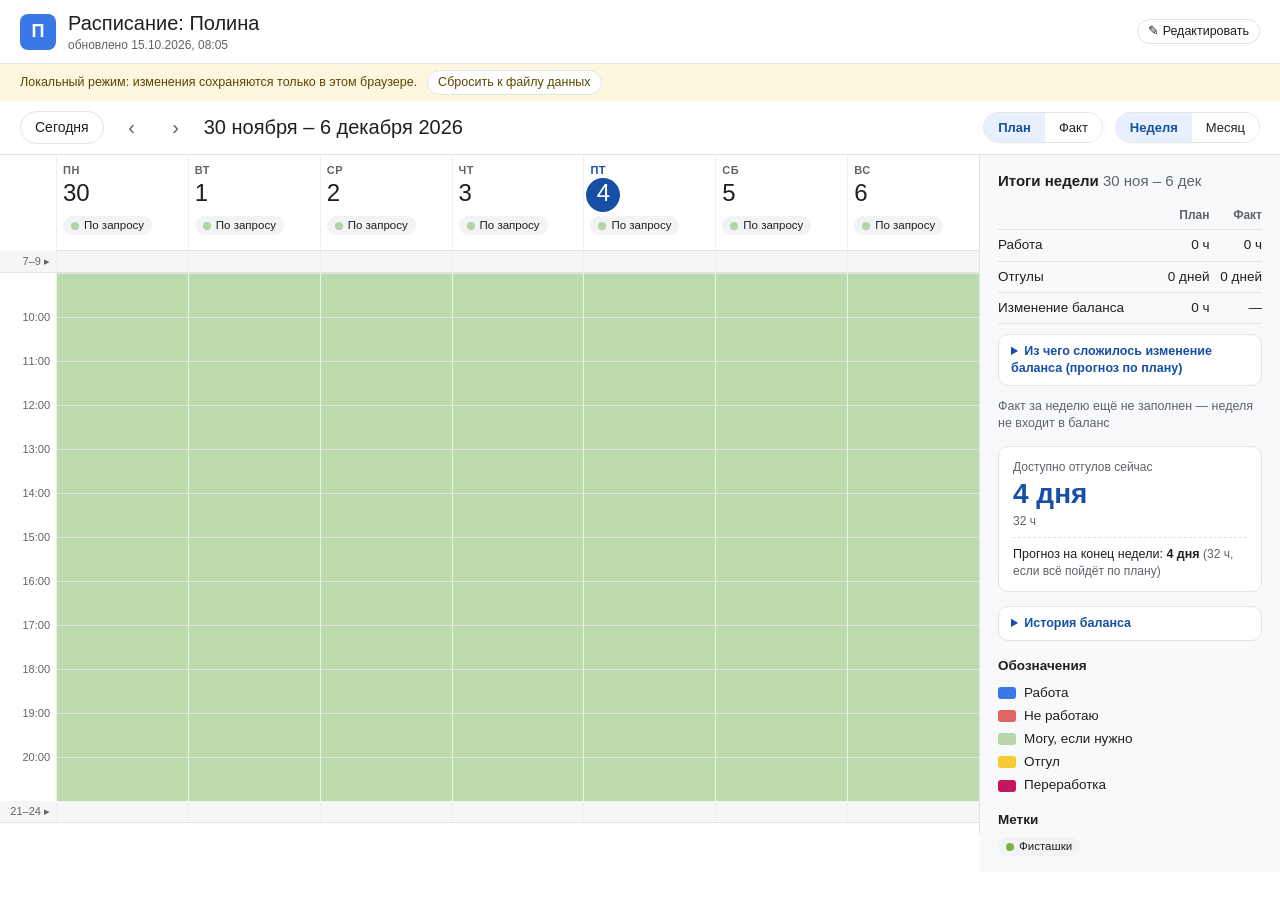
<file: index.html>
<!doctype html>
<html lang="ru">
<head>
<meta charset="utf-8">
<meta name="viewport" content="width=device-width,initial-scale=1">
<title>Расписание</title>
<link rel="stylesheet" href="styles.css">
</head>
<body>
<header class="top" id="header"></header>
<div class="banner" id="banner" hidden></div>
<header class="top" id="toolbar"></header>
<main id="main">
  <section class="cal" id="cal"><div class="loading">Загрузка расписания…</div></section>
  <aside class="panel" id="panel"></aside>
</main>
<div class="pop" id="pop" hidden></div>

<dialog id="login">
  <form method="dialog" id="loginForm">
    <h2>Вход для редактирования</h2>
    <p>Редактировать расписание может только владелец. Введите личный токен GitHub с правом записи в этот репозиторий — он сохранится только в этом браузере.</p>
    <p>Как создать токен — в README репозитория.</p>
    <input type="password" id="tokenInput" placeholder="github_pat_…" autocomplete="off" required>
    <div class="msg-err" id="loginErr"></div>
    <div class="row-end">
      <button type="button" class="btn" id="loginCancel">Отмена</button>
      <button type="submit" class="btn primary" id="loginOk">Войти</button>
    </div>
  </form>
</dialog>

<script src="calc.js"></script>
<script src="storage.js"></script>
<script src="app.js"></script>
</body>
</html>
</file>
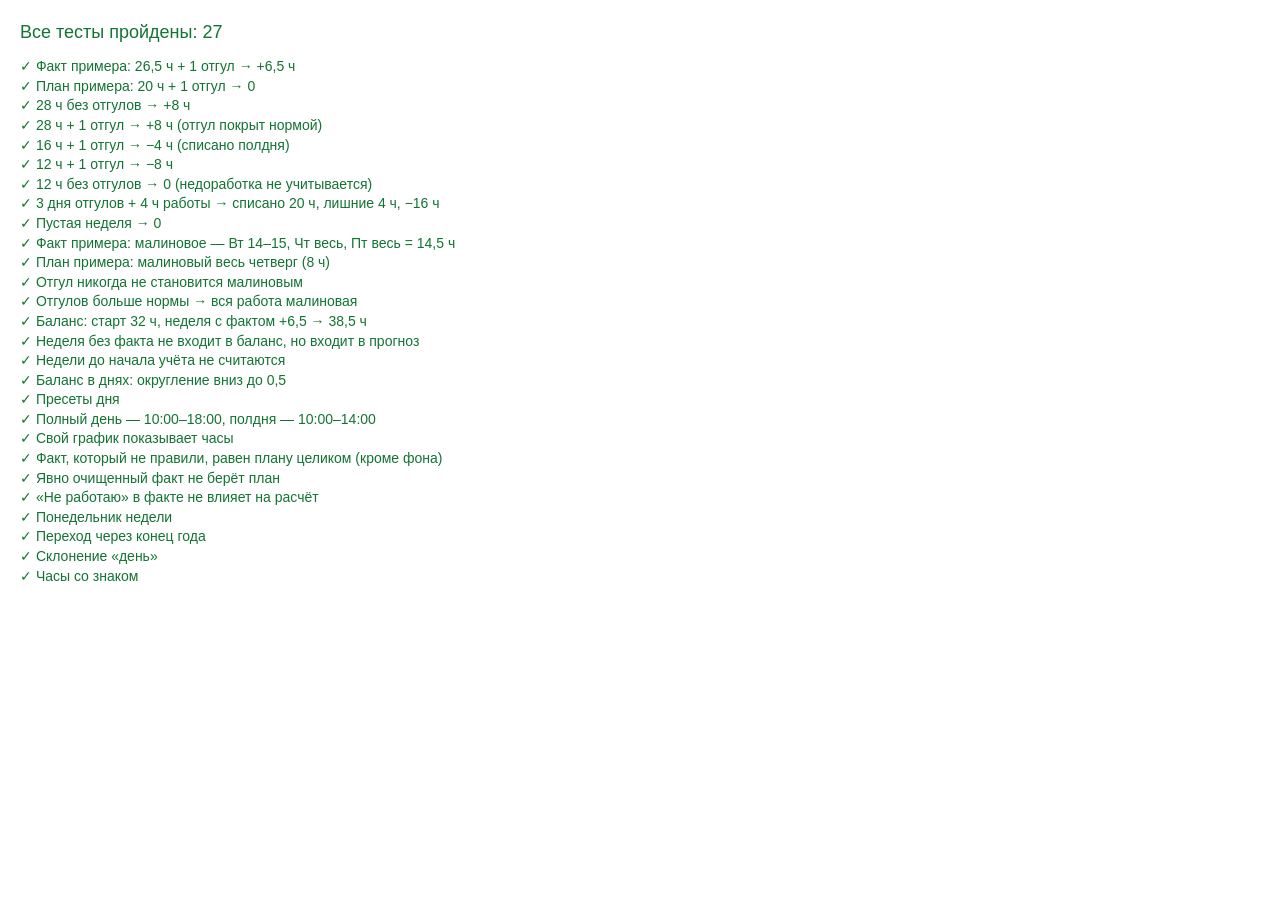
<file: tests.html>
<!doctype html>
<html lang="ru">
<head>
<meta charset="utf-8">
<title>Тесты расчётов</title>
<style>
  body { font: 14px/1.4 "Segoe UI", Roboto, Arial, sans-serif; margin: 20px; color: #1f1f1f; background: #fff; }
  .ok { color: #137333; } .fail { color: #c5221f; font-weight: 600; }
  pre { margin: 2px 0 8px 20px; color: #5f6368; }
  #summary { font-size: 18px; margin-bottom: 12px; }
</style>
</head>
<body>
<div id="summary"></div>
<div id="out"></div>
<script src="calc.js"></script>
<script>
const C = window.Calc;
const results = [];
function test(name, fn) {
  try { fn(); results.push({ name, ok: true }); }
  catch (e) { results.push({ name, ok: false, msg: e.message }); }
}
function eq(actual, expected, what = '') {
  const a = JSON.stringify(actual), b = JSON.stringify(expected);
  if (a !== b) throw new Error(`${what} ожидалось ${b}, получено ${a}`);
}

// Неделя 12–18.10.2026. days: { 'ПН': { plan: [[10,18,'W']], fact: [...] }, ... }
const WD = { ПН: 0, ВТ: 1, СР: 2, ЧТ: 3, ПТ: 4, СБ: 5, ВС: 6 };
const MON = '2026-10-12';
function slots(ranges) {
  return ranges.reduce((s, [f, t, ch]) => C.setRange(s, C.slotOf(f), C.slotOf(t), ch), C.EMPTY);
}
function data(week = {}, extra = {}) {
  const d = {
    settings: { normHours: 20, dayHours: 8, start: MON, startBalanceHours: 32 },
    labels: [], days: {}, weeks: {}, ...extra,
  };
  for (const [wd, v] of Object.entries(week)) {
    d.days[C.addDays(MON, WD[wd])] = { plan: v.plan ? slots(v.plan) : undefined, fact: v.fact ? slots(v.fact) : undefined };
  }
  return d;
}
const work = (...hrs) => ({ fact: hrs });

// Пример из макета: факт 26,5 ч работы + отгул в среду
const EXAMPLE = data({
  ПН: { plan: [[10, 18, 'W']], fact: [[10, 18, 'W']] },
  ВТ: { plan: [[10, 14, 'W']], fact: [[10, 15, 'W']] },
  СР: { plan: [[10, 18, 'C']], fact: [[10, 18, 'C']] },
  ЧТ: { plan: [[10, 18, 'W'], [21, 23, 'X']], fact: [[10, 19.5, 'W']] },
  ПТ: { plan: [[18, 21, 'X']], fact: [[12, 16, 'W']] },
  СБ: { plan: [[7, 24, 'X']] },
  ВС: { plan: [[7, 24, 'X']] },
});

// ---------- Формула баланса (таблицы из обсуждения) ----------

test('Факт примера: 26,5 ч + 1 отгул → +6,5 ч', () => {
  const t = C.weekTotals(EXAMPLE, MON, 'fact');
  eq([t.W, t.C, t.inNorm, t.over, t.delta], [26.5, 8, 34.5, 14.5, 6.5]);
});
test('План примера: 20 ч + 1 отгул → 0', () => {
  const t = C.weekTotals(EXAMPLE, MON, 'plan');
  eq([t.W, t.C, t.over, t.delta], [20, 8, 8, 0]);
});
test('28 ч без отгулов → +8 ч', () => {
  eq(C.weekTotals(data({ ПН: work([9, 23, 'W']), ВТ: work([9, 23, 'W']) }), MON, 'fact').delta, 8);
});
test('28 ч + 1 отгул → +8 ч (отгул покрыт нормой)', () => {
  const d = data({ ПН: work([9, 23, 'W']), ВТ: work([9, 23, 'W']), СР: work([10, 18, 'C']) });
  eq(C.weekTotals(d, MON, 'fact').delta, 8);
});
test('16 ч + 1 отгул → −4 ч (списано полдня)', () => {
  const d = data({ ПН: work([10, 18, 'W']), ВТ: work([10, 18, 'W']), СР: work([10, 18, 'C']) });
  eq(C.weekTotals(d, MON, 'fact').delta, -4);
});
test('12 ч + 1 отгул → −8 ч', () => {
  const d = data({ ПН: work([10, 18, 'W']), ВТ: work([10, 14, 'W']), СР: work([10, 18, 'C']) });
  eq(C.weekTotals(d, MON, 'fact').delta, -8);
});
test('12 ч без отгулов → 0 (недоработка не учитывается)', () => {
  const d = data({ ПН: work([10, 18, 'W']), ВТ: work([10, 14, 'W']) });
  eq(C.weekTotals(d, MON, 'fact').delta, 0);
});
test('3 дня отгулов + 4 ч работы → списано 20 ч, лишние 4 ч, −16 ч', () => {
  const d = data({ ПН: work([10, 18, 'C']), ВТ: work([10, 18, 'C']), СР: work([10, 18, 'C']), ЧТ: work([10, 14, 'W']) });
  const t = C.weekTotals(d, MON, 'fact');
  eq([t.Cn, t.excessC, t.over, t.delta], [20, 4, 4, -16]);
});
test('Пустая неделя → 0', () => {
  eq(C.weekTotals(data(), MON, 'plan').delta, 0);
});

// ---------- Малиновая подсветка ----------

test('Факт примера: малиновое — Вт 14–15, Чт весь, Пт весь = 14,5 ч', () => {
  const runs = C.overtimeRuns(C.weekView(EXAMPLE, MON, 'fact'));
  eq(runs.map(r => [r.date.slice(8), C.timeOf(r.from), C.timeOf(r.to)]),
    [['13', '14:00', '15:00'], ['15', '10:00', '19:30'], ['16', '12:00', '16:00']]);
  eq(runs.reduce((s, r) => s + r.hours, 0), C.weekTotals(EXAMPLE, MON, 'fact').over);
});
test('План примера: малиновый весь четверг (8 ч)', () => {
  const runs = C.overtimeRuns(C.weekView(EXAMPLE, MON, 'plan'));
  eq(runs.map(r => [r.date.slice(8), C.timeOf(r.from), C.timeOf(r.to)]), [['15', '10:00', '18:00']]);
});
test('Отгул никогда не становится малиновым', () => {
  const d = data({ ПН: work([9, 21, 'W']), ВТ: work([9, 21, 'W']), СР: work([10, 18, 'C']) });
  const v = C.weekView(d, MON, 'fact');
  eq(C.count(v['2026-10-14'], 'C'), 16);
});
test('Отгулов больше нормы → вся работа малиновая', () => {
  const d = data({ ПН: work([10, 18, 'C']), ВТ: work([10, 18, 'C']), СР: work([10, 18, 'C']), ЧТ: work([10, 14, 'W']) });
  eq(C.overtimeRuns(C.weekView(d, MON, 'fact')).reduce((s, r) => s + r.hours, 0), 4);
});

// ---------- Баланс по неделям ----------

test('Баланс: старт 32 ч, неделя с фактом +6,5 → 38,5 ч', () => {
  const d = JSON.parse(JSON.stringify(EXAMPLE));
  d.weeks[MON] = { factDone: true };
  const b = C.balance(d, MON);
  eq([b.actual, b.forecast], [38.5, 38.5]);
});
test('Неделя без факта не входит в баланс, но входит в прогноз', () => {
  const d = JSON.parse(JSON.stringify(EXAMPLE));
  d.weeks[MON] = { factDone: true };
  d.days['2026-10-19'] = { plan: slots([[10, 18, 'C']]) }; // план: отгул, работы нет
  const b = C.balance(d, '2026-10-21');
  eq([b.actual, b.forecast], [38.5, 30.5]);
  eq(b.history.map(h => [h.monday, h.done, h.delta, h.after]),
    [[MON, true, 6.5, 38.5], ['2026-10-19', false, -8, 30.5]]);
});
test('Недели до начала учёта не считаются', () => {
  const d = data();
  d.days['2026-10-05'] = { fact: slots([[9, 23, 'W'], [7, 9, 'W']]) };
  d.weeks['2026-10-05'] = { factDone: true };
  eq(C.balance(d, MON).actual, 32);
});
test('Баланс в днях: округление вниз до 0,5', () => {
  eq([32, 37, 38.5, 39.9, 40, 3.9, 0, -1, -4].map(h => C.balanceDays(h)), [4, 4.5, 4.5, 4.5, 5, 0, 0, -0.5, -0.5]);
});

// ---------- Пресеты и статусы дней ----------

test('Пресеты дня', () => {
  const st = (k, l = 'plan') => C.dayStatus(C.applyPreset(k), l).text;
  eq([st('full'), st('half'), st('halfComp'), st('comp'), st('off'), st('clear'), st('off', 'fact'), st('clear', 'fact')],
    ['Полный день', 'Полдня', 'Полдня отгул', 'Отгул', 'Выходной', 'По запросу', 'Выходной', 'Без работы']);
});
test('Полный день — 10:00–18:00, полдня — 10:00–14:00', () => {
  eq(C.runs(C.applyPreset('full')), [{ ch: 'W', from: C.slotOf(10), to: C.slotOf(18) }]);
  eq(C.runs(C.applyPreset('halfComp')),
    [{ ch: 'W', from: C.slotOf(10), to: C.slotOf(14) }, { ch: 'C', from: C.slotOf(14), to: C.slotOf(18) }]);
});
test('Свой график показывает часы', () => {
  eq(C.dayStatus(slots([[10, 19.5, 'W']]), 'fact').text, 'Свой график · 9,5 ч');
  eq(C.dayStatus(slots([[10, 12, 'W'], [12, 18, 'C']]), 'plan').text, 'Свой график · 2 ч + отгул 6 ч');
});
test('Факт, который не правили, равен плану целиком (кроме фона)', () => {
  const d = data({ ПН: { plan: [[10, 18, 'W'], [18, 21, 'X']] } });
  const day = C.getDay(d, MON);
  eq([day.fact, day.ownFact], [slots([[10, 18, 'W'], [18, 21, 'X']]), false]);
  eq(C.weekTotals(d, MON, 'fact').W, 8);
});
test('Явно очищенный факт не берёт план', () => {
  const d = data({ ПН: { plan: [[10, 18, 'W']] } });
  d.days[MON].fact = C.EMPTY;
  eq([C.getDay(d, MON).fact, C.weekTotals(d, MON, 'fact').W], [C.EMPTY, 0]);
});
test('«Не работаю» в факте не влияет на расчёт', () => {
  const d = data({ ПН: { fact: [[10, 18, 'W'], [18, 24, 'X']] } });
  eq(C.weekTotals(d, MON, 'fact').W, 8);
});

// ---------- Даты и форматирование ----------

test('Понедельник недели', () => {
  eq([C.mondayOf('2026-10-11'), C.mondayOf('2026-10-12'), C.mondayOf('2026-10-18'), C.mondayOf('2026-11-01')],
    ['2026-10-05', '2026-10-12', '2026-10-12', '2026-10-26']);
});
test('Переход через конец года', () => {
  eq(C.weekDates(C.mondayOf('2027-01-01')), ['2026-12-28', '2026-12-29', '2026-12-30', '2026-12-31', '2027-01-01', '2027-01-02', '2027-01-03']);
});
test('Склонение «день»', () => {
  eq([0, 1, 2, 4, 4.5, 5, 11, 21, 22, 0.5].map(C.fmtDays),
    ['0 дней', '1 день', '2 дня', '4 дня', '4,5 дня', '5 дней', '11 дней', '21 день', '22 дня', '0,5 дня']);
});
test('Часы со знаком', () => {
  eq([C.fmtSigned(6.5), C.fmtSigned(-8), C.fmtSigned(0), C.fmtHours(-0.5)], ['+6,5 ч', '−8 ч', '0 ч', '−0,5 ч']);
});

// ---------- Вывод ----------
const failed = results.filter(r => !r.ok).length;
document.getElementById('summary').innerHTML = failed
  ? `<span class="fail">Провалено: ${failed} из ${results.length}</span>`
  : `<span class="ok">Все тесты пройдены: ${results.length}</span>`;
document.getElementById('out').innerHTML = results.map(r =>
  `<div class="${r.ok ? 'ok' : 'fail'}">${r.ok ? '✓' : '✗'} ${r.name}</div>${r.ok ? '' : `<pre>${r.msg}</pre>`}`).join('');
window.TEST_RESULTS = { total: results.length, failed, failures: results.filter(r => !r.ok) };
</script>
</body>
</html>
</file>
<file: styles.css>
:root {
  --bg: #fff;
  --text: #1f1f1f;
  --muted: #5f6368;
  --line: #e3e3e3;
  --line2: #efefef;
  --panel: #f8f9fb;
  --accent: #174ea6;
  --accent-bg: #e8f0fe;

  --work: #3b78e7;
  --off: #e06666;
  --maybe: rgba(85, 166, 52, .4);
  --comp: #f7c933;
  --over: #c2185b;
  --none: #f9fafb;

  --row: 22px;
  color-scheme: light;
}

* { box-sizing: border-box; }
html, body { margin: 0; }
body { background: var(--bg); color: var(--text); font: 14px/1.35 "Segoe UI", Roboto, Arial, sans-serif; }
button { font: inherit; color: inherit; cursor: pointer; }
[hidden] { display: none !important; }

/* ---------- Шапка ---------- */
.top { display: flex; align-items: center; gap: 12px; padding: 10px 20px; border-bottom: 1px solid var(--line); flex-wrap: wrap; }
.logo { width: 36px; height: 36px; border-radius: 8px; background: var(--work); color: #fff; display: grid; place-items: center; font-weight: 700; font-size: 18px; flex: none; }
h1 { font-size: 20px; font-weight: 500; margin: 0; }
.updated { color: var(--muted); font-size: 12px; }
.spacer { flex: 1; }
.btn { border: 1px solid var(--line); background: #fff; border-radius: 18px; padding: 6px 14px; }
.btn:hover { background: #f1f3f4; }
.btn.primary { background: var(--accent); border-color: var(--accent); color: #fff; }
.btn.small { padding: 3px 10px; font-size: 12.5px; }
.linkbtn { border: 0; background: none; color: var(--muted); font-size: 12.5px; padding: 4px 6px; border-radius: 6px; }
.linkbtn:hover { background: #f1f3f4; }
.nav { border: 0; background: none; width: 32px; height: 32px; border-radius: 50%; font-size: 20px; color: var(--muted); }
.nav:hover { background: #f1f3f4; }
.range { font-size: 20px; }
.seg { display: inline-flex; border: 1px solid var(--line); border-radius: 18px; overflow: hidden; font-size: 13px; }
.seg button { border: 0; background: #fff; padding: 6px 14px; }
.seg button.on { background: var(--accent-bg); color: var(--accent); font-weight: 600; }
.pill { font-size: 12px; padding: 4px 10px; border-radius: 12px; background: #e6f4ea; color: #137333; white-space: nowrap; }
.pill.warn { background: #fef7e0; color: #8a5a00; }
.pill.err { background: #fce8e6; color: #c5221f; }
.banner { background: #fef7e0; color: #5f4300; padding: 6px 20px; font-size: 12.5px; display: flex; gap: 10px; align-items: center; flex-wrap: wrap; }

/* ---------- Раскладка ---------- */
main { display: grid; grid-template-columns: 1fr 300px; align-items: start; }
.cal { border-right: 1px solid var(--line); padding-bottom: 12px; min-width: 0; }
.panel { background: var(--panel); padding: 16px 18px; font-size: 13.5px; min-height: 100%; }
.loading { padding: 40px 20px; color: var(--muted); }

/* ---------- Неделя ---------- */
.grid { display: grid; grid-template-columns: 56px repeat(var(--cols), minmax(0, 1fr)); }
.dh { padding: 8px 6px 6px; border-bottom: 1px solid var(--line); border-left: 1px solid var(--line2); min-height: 96px; min-width: 0; }
.dh.editable { cursor: pointer; }
.dh.editable:hover { background: #f6f8fc; }
.dh .wd { font-size: 11px; color: var(--muted); font-weight: 600; letter-spacing: .5px; }
.dh .dn { font-size: 24px; line-height: 1.1; display: inline-block; min-width: 34px; height: 34px; padding: 2px 4px; border-radius: 17px; margin-left: -4px; }
.dh.today .wd { color: var(--accent); }
.dh.today .dn { background: var(--accent); color: #fff; text-align: center; }
.chips { display: flex; flex-wrap: wrap; gap: 4px; margin-top: 4px; }
.chip { display: inline-flex; align-items: center; gap: 5px; font-size: 11.5px; border-radius: 10px; padding: 2px 8px; background: #f1f3f4; max-width: 100%; overflow: hidden; white-space: nowrap; text-overflow: ellipsis; border: 0; }
.chip i { width: 8px; height: 8px; border-radius: 50%; display: inline-block; flex: none; }
.note { font-size: 11.5px; color: var(--muted); margin-top: 5px; font-style: italic; overflow-wrap: anywhere; }

.fold { height: 22px; background: #f6f6f6; border-bottom: 1px solid var(--line); border-left: 1px solid var(--line2); display: flex; align-items: center; justify-content: center; }
.fold.g { justify-content: flex-end; padding-right: 6px; font-size: 11px; color: var(--muted); border-left: 0; cursor: pointer; user-select: none; }
.fold.g:hover { color: var(--text); }
.fold .dot { width: 7px; height: 7px; border-radius: 50%; background: var(--muted); }

.gut { position: relative; }
.gut span { position: absolute; right: 6px; font-size: 11px; color: var(--muted); transform: translateY(-7px); }
.col { position: relative; border-left: 1px solid var(--line2); touch-action: auto;
  background-image: linear-gradient(to bottom, var(--line) 1px, transparent 1px);
  background-size: 100% calc(var(--row) * 2); }
.col.plan { background-color: var(--maybe); }
.col.fact { background-color: var(--none); }
.editing .col { cursor: crosshair; touch-action: none; user-select: none; }
.blk { position: absolute; left: 9px; right: 4px; border-radius: 5px; padding: 2px 6px; font-size: 11.5px; overflow: hidden; color: #fff; line-height: 1.25; pointer-events: none; }
.blk b { font-weight: 600; }
.blk.dark { color: #3c4043; }
.mk { position: absolute; left: 2px; width: 5px; border-radius: 3px; pointer-events: none; }
.sel { position: absolute; left: 2px; right: 2px; border: 2px solid var(--accent); background: rgba(23, 78, 166, .15); border-radius: 5px; pointer-events: none; z-index: 3; }

/* ---------- Месяц ---------- */
.month { display: grid; grid-template-columns: repeat(7, minmax(0, 1fr)) 92px; }
.month .mh { padding: 8px 6px; font-size: 11px; color: var(--muted); font-weight: 600; border-bottom: 1px solid var(--line); }
.mc { min-height: 96px; border-bottom: 1px solid var(--line); border-left: 1px solid var(--line2); padding: 6px; cursor: pointer; min-width: 0; text-align: left; background: #fff; border-top: 0; border-right: 0; }
.mc:hover { background: #f6f8fc; }
.mc.other { background: #fafafa; }
.mc.other .md { color: #9aa0a6; }
.mc .md { font-size: 13px; font-weight: 600; display: inline-block; min-width: 24px; height: 24px; line-height: 24px; text-align: center; border-radius: 12px; }
.mc.today .md { background: var(--accent); color: #fff; }
.mc .note { font-size: 11px; white-space: nowrap; overflow: hidden; text-overflow: ellipsis; }
.mw { border-bottom: 1px solid var(--line); border-left: 1px solid var(--line); padding: 8px 6px; font-size: 12px; text-align: right; background: var(--panel); }
.mw b { display: block; font-size: 13px; }
.mw .sub { color: var(--muted); }

/* ---------- Панель ---------- */
.panel h2 { font-size: 15px; font-weight: 600; margin: 0 0 10px; }
.panel h3 { font-size: 13.5px; font-weight: 600; margin: 16px 0 8px; }
table { border-collapse: collapse; width: 100%; }
td, th { padding: 6px 0; text-align: right; border-bottom: 1px solid var(--line); }
th { font-weight: 600; color: var(--muted); font-size: 12px; }
td:first-child, th:first-child { text-align: left; }
.done { margin: 12px 0; display: flex; align-items: center; gap: 8px; font-weight: 600; }
.done.yes { color: #137333; }
.done.no { color: var(--muted); font-weight: 400; font-size: 12.5px; }
.done input { width: 18px; height: 18px; accent-color: #137333; }
.bal { background: #fff; border: 1px solid var(--line); border-radius: 10px; padding: 12px 14px; margin: 14px 0; }
.bal .big { font-size: 28px; font-weight: 600; color: var(--accent); }
.bal .sub { font-size: 12px; color: var(--muted); }
.bal .next { margin-top: 8px; padding-top: 8px; border-top: 1px dashed var(--line); font-size: 12.5px; }
.why { background: #fff; border: 1px solid var(--line); border-radius: 10px; padding: 8px 12px; margin-top: 10px; font-size: 12.5px; }
.why summary { cursor: pointer; color: var(--accent); font-weight: 600; }
.why[open] summary { margin-bottom: 6px; }
.br { display: flex; justify-content: space-between; gap: 8px; padding: 2px 0; color: var(--muted); }
.br.sum { color: var(--text); border-top: 1px dashed var(--line); padding-top: 4px; }
.br.total { color: var(--text); font-weight: 700; border-top: 1px solid var(--text); padding-top: 4px; margin-top: 2px; }
.br small { font-weight: 400; color: var(--muted); }
.where { margin-top: 8px; padding-top: 6px; border-top: 1px dashed var(--line); color: var(--over); }
.warnbox { margin-top: 10px; padding: 8px 10px; border-radius: 8px; background: #fef7e0; color: #5f4300; font-size: 12.5px; }
.hist { font-size: 12.5px; }
.hist .br { color: var(--text); }
.hist .fc { color: var(--muted); font-style: italic; }
.legend div { display: flex; align-items: center; gap: 8px; margin: 5px 0; }
.sw { display: inline-block; width: 18px; height: 12px; border-radius: 3px; flex: none; }
.lbl-row { display: flex; align-items: center; justify-content: space-between; gap: 6px; }

/* ---------- Всплывающее меню ---------- */
.pop { position: fixed; z-index: 20; background: #fff; border-radius: 10px; box-shadow: 0 6px 24px rgba(0, 0, 0, .2); padding: 12px; width: 290px; max-width: calc(100vw - 16px); max-height: calc(100vh - 16px); overflow: auto; font-size: 13px; }
.pop-title { font-weight: 600; margin-bottom: 8px; }
.pop-sub { color: var(--muted); font-size: 12px; margin: 10px 0 6px; }
.opts { display: grid; grid-template-columns: 1fr 1fr; gap: 6px; }
.opt { display: flex; align-items: center; gap: 8px; border: 1px solid var(--line); background: #fff; border-radius: 8px; padding: 7px 8px; text-align: left; }
.opt:hover { background: #f1f3f4; }
.opt.wide { grid-column: 1 / -1; }
.pop textarea { width: 100%; min-height: 56px; font: inherit; padding: 6px; border: 1px solid var(--line); border-radius: 6px; resize: vertical; }
.pop input[type=text] { width: 100%; font: inherit; padding: 6px; border: 1px solid var(--line); border-radius: 6px; }
.colors { display: flex; gap: 6px; flex-wrap: wrap; margin: 6px 0; }
.colors button { width: 22px; height: 22px; border-radius: 50%; border: 2px solid #fff; box-shadow: 0 0 0 1px var(--line); }
.colors button.on { box-shadow: 0 0 0 2px var(--text); }
.chip.pick { cursor: pointer; }
.chip.pick.on { background: var(--accent-bg); color: var(--accent); font-weight: 600; }
.row-end { display: flex; justify-content: flex-end; gap: 6px; margin-top: 8px; }
.x { border: 0; background: none; color: var(--muted); padding: 0 4px; font-size: 14px; line-height: 1; }
.x:hover { color: #c5221f; }

/* ---------- Окно входа ---------- */
dialog { border: 0; border-radius: 12px; box-shadow: 0 10px 40px rgba(0, 0, 0, .25); max-width: 440px; width: calc(100vw - 32px); padding: 20px; }
dialog::backdrop { background: rgba(0, 0, 0, .3); }
dialog h2 { margin: 0 0 8px; font-size: 18px; font-weight: 600; }
dialog p { margin: 6px 0; color: var(--muted); font-size: 13px; }
dialog input { width: 100%; font: inherit; padding: 8px; border: 1px solid var(--line); border-radius: 6px; margin-top: 8px; }
.msg-err { color: #c5221f; font-size: 13px; min-height: 18px; margin-top: 6px; }

.mc .dots { display: none; }
.dots i { width: 8px; height: 8px; border-radius: 50%; display: inline-block; }

/* ---------- Телефон ---------- */
@media (max-width: 760px) {
  .top { padding: 8px 12px; gap: 8px; }
  h1 { font-size: 17px; }
  .range { font-size: 16px; flex-basis: 100%; order: 10; }
  main { grid-template-columns: 1fr; }
  .cal { border-right: 0; }
  .panel { border-top: 1px solid var(--line); }
  .grid { grid-template-columns: 44px repeat(var(--cols), minmax(0, 1fr)); }
  .dh { min-height: 84px; }
  .month { grid-template-columns: repeat(7, minmax(0, 1fr)); }
  .mw { grid-column: 1 / -1; display: flex; justify-content: space-between; text-align: left; border-left: 0; padding: 4px 8px; }
  .mw b { display: inline; }
  .mc { min-height: 64px; padding: 4px 2px; }
  .mc .chips, .mc .note { display: none; }
  .mc .dots { display: flex; gap: 2px; margin-top: 4px; flex-wrap: wrap; }
}
</file>
